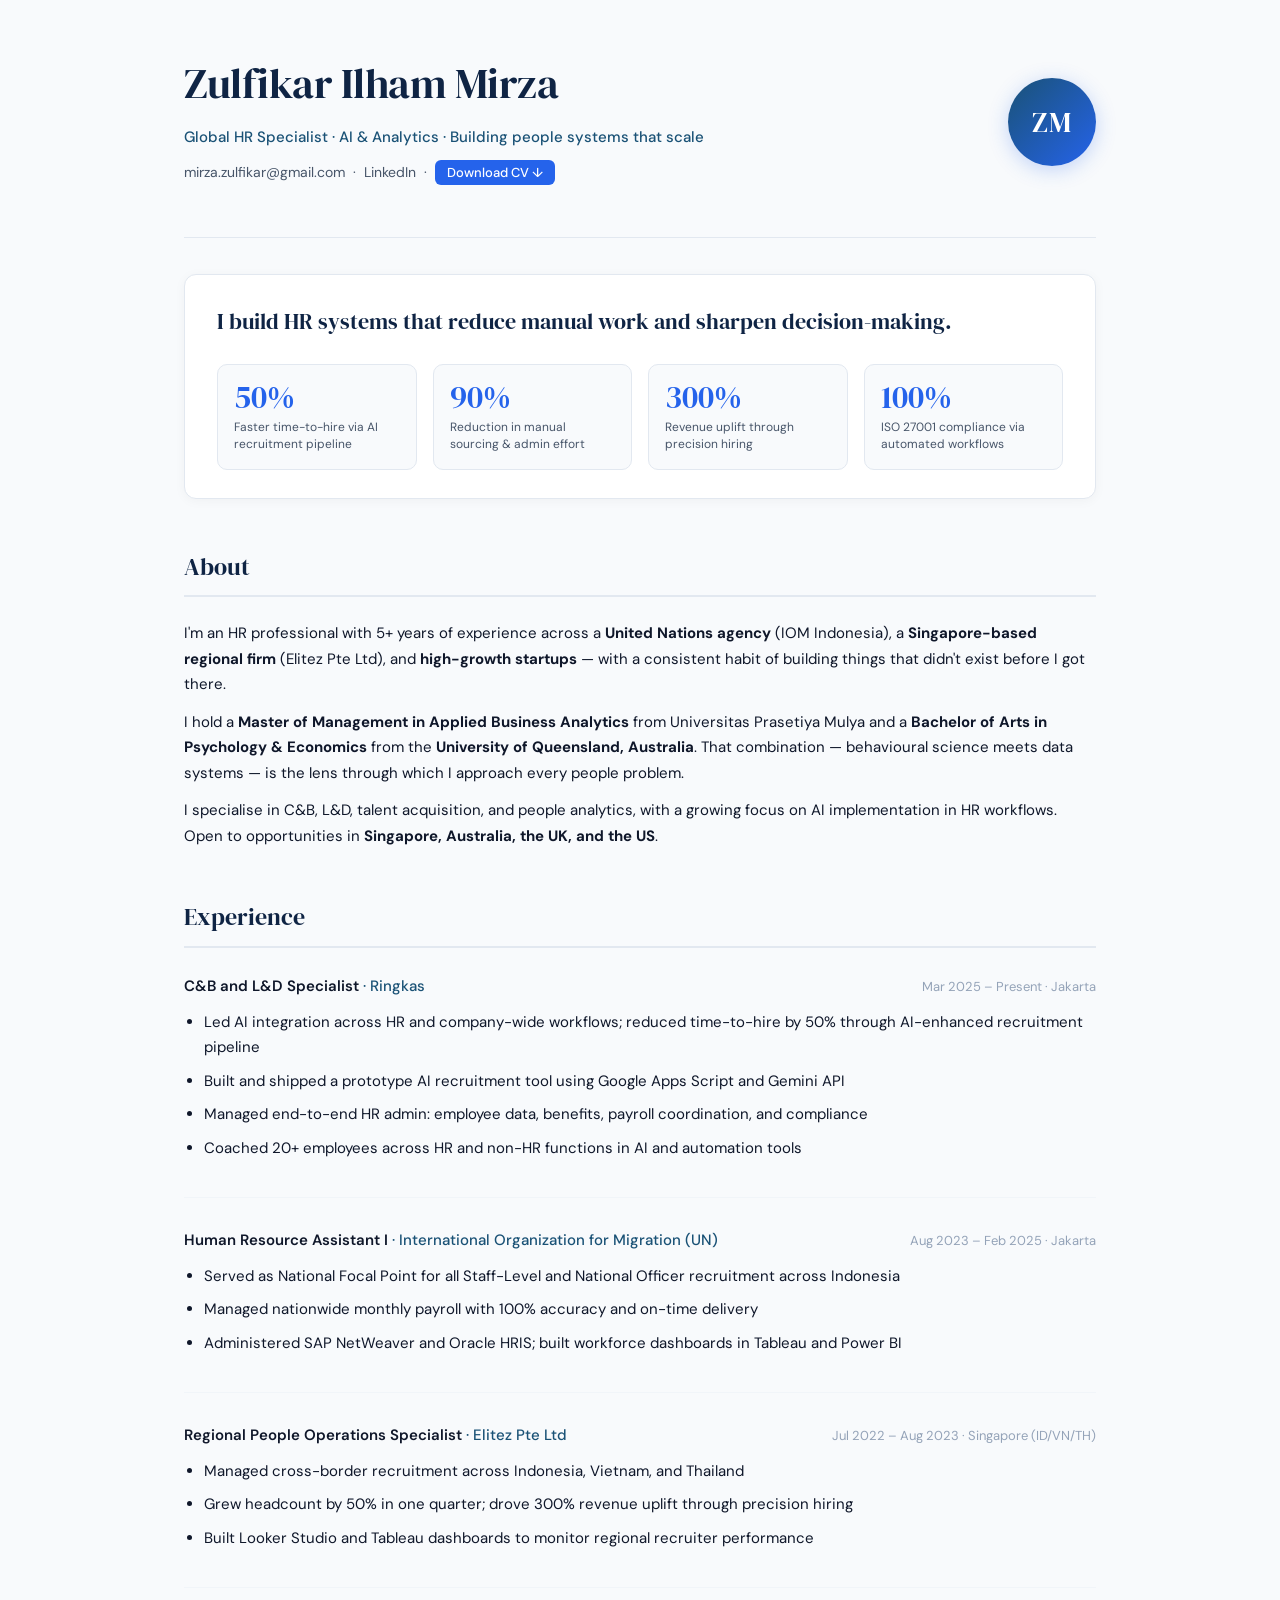
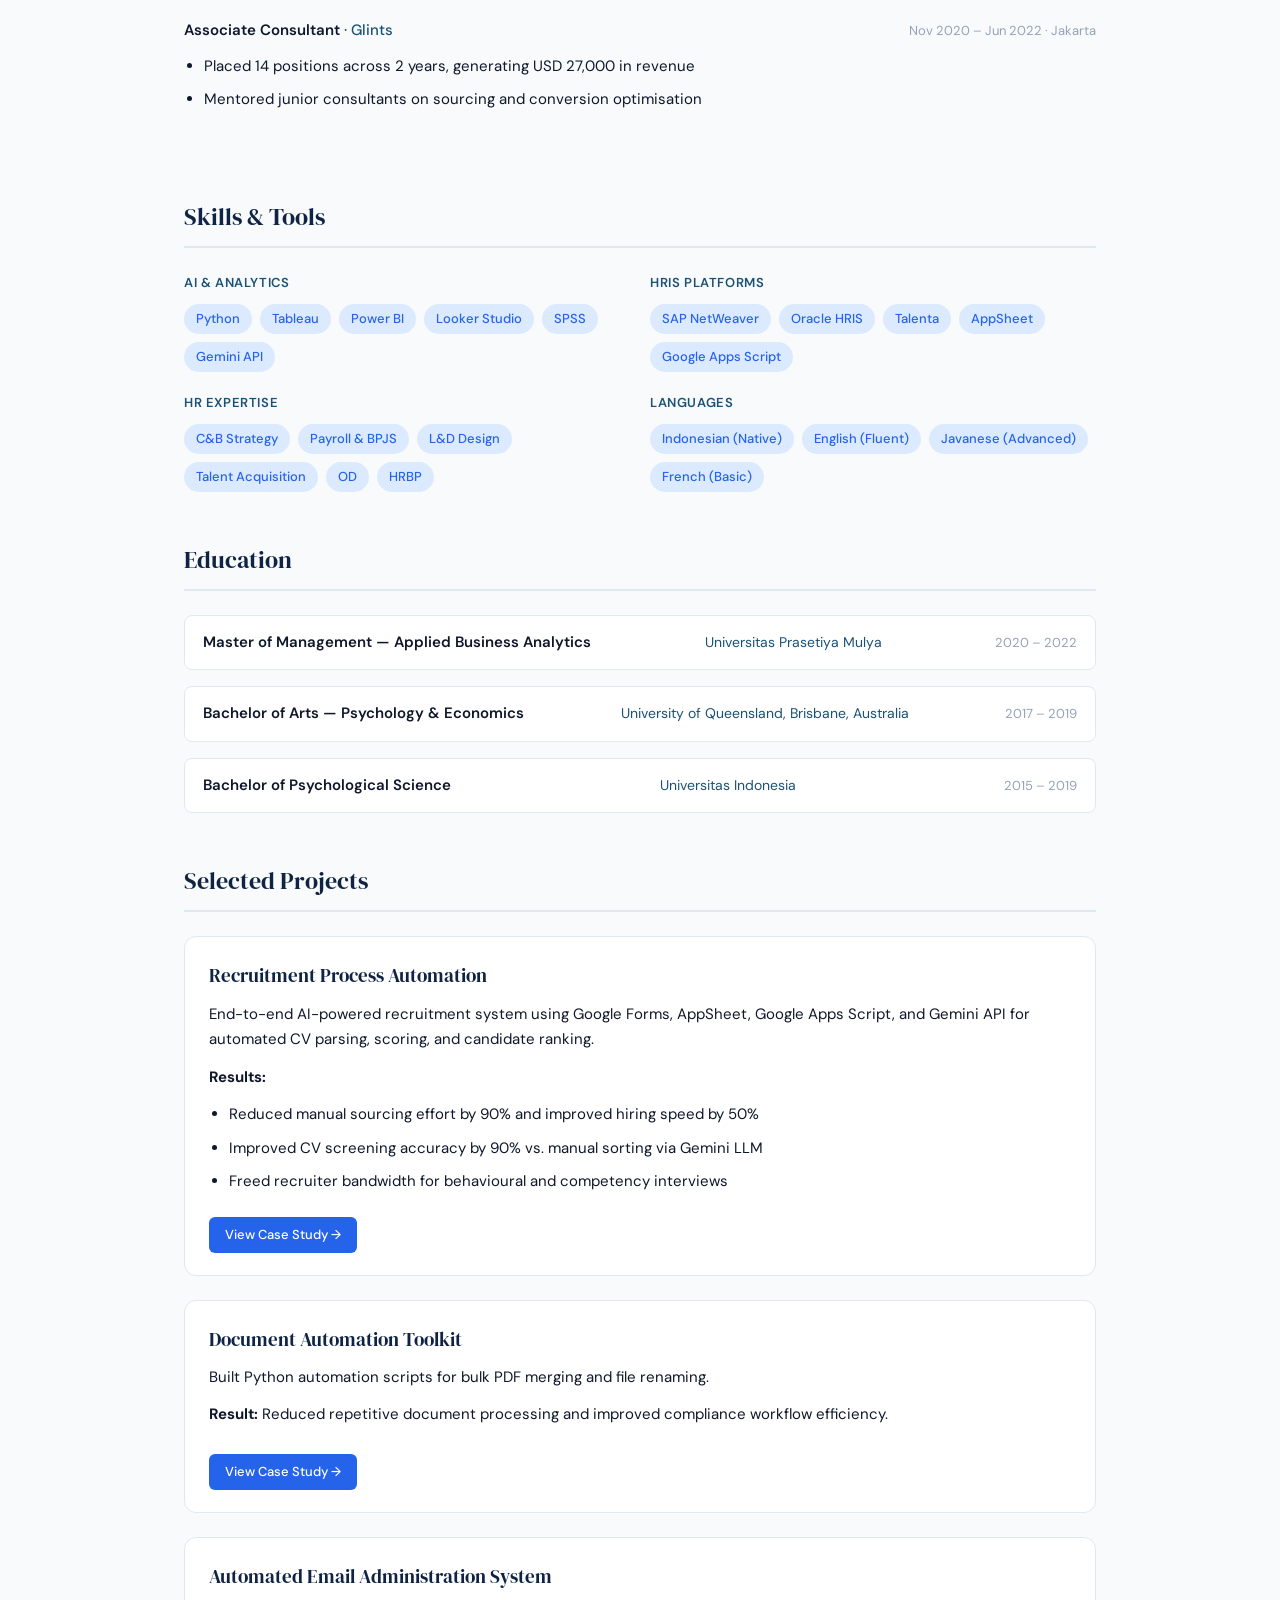
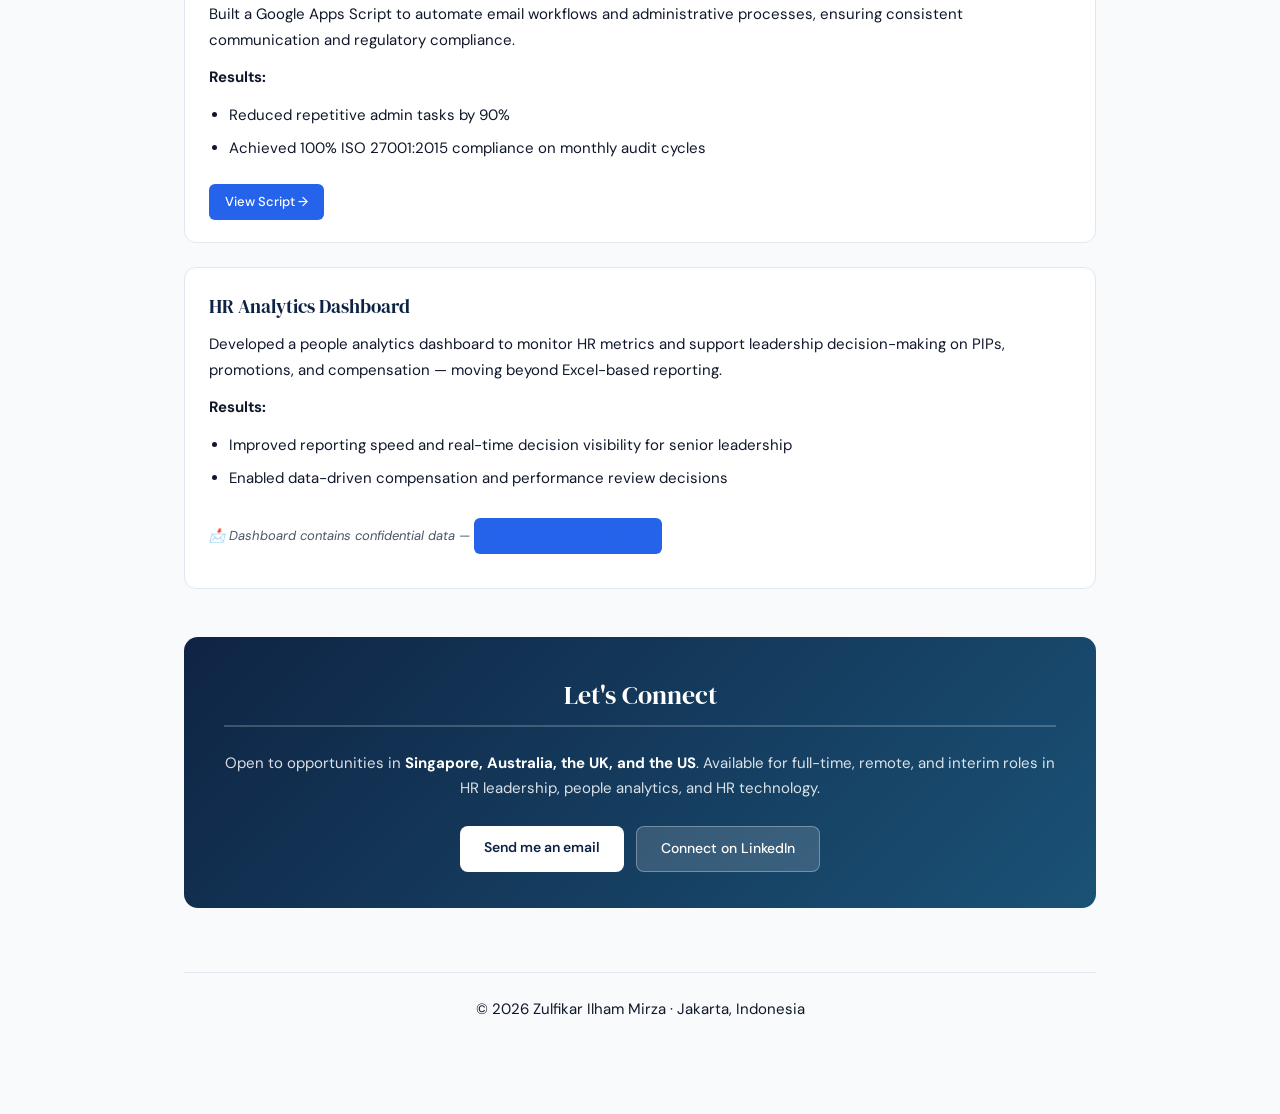
<file: index.html>
<!DOCTYPE html>
<html lang="en">
<head>
    <meta charset="UTF-8">
    <meta name="viewport" content="width=device-width, initial-scale=1.0">
    <title>Zulfikar Ilham Mirza — HR Systems & People Analytics</title>
    <link rel="stylesheet" href="style.css">
    <link rel="preconnect" href="https://fonts.googleapis.com">
    <link href="https://fonts.googleapis.com/css2?family=DM+Serif+Display&family=DM+Sans:wght@300;400;500;600&display=swap" rel="stylesheet">
</head>
<body>

    <header>
        <div class="header-inner">
            <div class="header-text">
                <h1>Zulfikar Ilham Mirza</h1>
                <p class="tagline">Global HR Specialist · AI & Analytics · Building people systems that scale</p>
                <p class="contact-line">
                    <a href="mailto:mirza.zulfikar@gmail.com">mirza.zulfikar@gmail.com</a> &nbsp;·&nbsp;
                    <a href="https://www.linkedin.com/in/zulfikar-mirza-24b294162/" target="_blank">LinkedIn</a> &nbsp;·&nbsp;
                    <a href="Zulfikar_Ilham_Mirza_CV_2026.pdff" class="cv-btn" download>Download CV ↓</a>
                </p>
            </div>
            <div class="header-photo">
                <div class="photo-placeholder">ZM</div>
            </div>
        </div>
    </header>

    <hr>

    <section class="highlight">
        <h2>I build HR systems that reduce manual work and sharpen decision-making.</h2>
        <div class="impact-grid">
            <div class="impact-card">
                <span class="impact-num">50%</span>
                <span class="impact-label">Faster time-to-hire via AI recruitment pipeline</span>
            </div>
            <div class="impact-card">
                <span class="impact-num">90%</span>
                <span class="impact-label">Reduction in manual sourcing & admin effort</span>
            </div>
            <div class="impact-card">
                <span class="impact-num">300%</span>
                <span class="impact-label">Revenue uplift through precision hiring</span>
            </div>
            <div class="impact-card">
                <span class="impact-num">100%</span>
                <span class="impact-label">ISO 27001 compliance via automated workflows</span>
            </div>
        </div>
    </section>

    <main>

        <section>
            <h2>About</h2>
            <p>
                I'm an HR professional with 5+ years of experience across a <strong>United Nations agency</strong> (IOM Indonesia), a <strong>Singapore-based regional firm</strong> (Elitez Pte Ltd), and <strong>high-growth startups</strong> — with a consistent habit of building things that didn't exist before I got there.
            </p>
            <p>
                I hold a <strong>Master of Management in Applied Business Analytics</strong> from Universitas Prasetiya Mulya and a <strong>Bachelor of Arts in Psychology & Economics</strong> from the <strong>University of Queensland, Australia</strong>. That combination — behavioural science meets data systems — is the lens through which I approach every people problem.
            </p>
            <p>
                I specialise in C&B, L&D, talent acquisition, and people analytics, with a growing focus on AI implementation in HR workflows. Open to opportunities in <strong>Singapore, Australia, the UK, and the US</strong>.
            </p>
        </section>

        <section>
            <h2>Experience</h2>

            <div class="exp-item">
                <div class="exp-header">
                    <div>
                        <span class="exp-title">C&B and L&D Specialist</span>
                        <span class="exp-company">· Ringkas</span>
                    </div>
                    <span class="exp-date">Mar 2025 – Present · Jakarta</span>
                </div>
                <ul>
                    <li>Led AI integration across HR and company-wide workflows; reduced time-to-hire by 50% through AI-enhanced recruitment pipeline</li>
                    <li>Built and shipped a prototype AI recruitment tool using Google Apps Script and Gemini API</li>
                    <li>Managed end-to-end HR admin: employee data, benefits, payroll coordination, and compliance</li>
                    <li>Coached 20+ employees across HR and non-HR functions in AI and automation tools</li>
                </ul>
            </div>

            <div class="exp-item">
                <div class="exp-header">
                    <div>
                        <span class="exp-title">Human Resource Assistant I</span>
                        <span class="exp-company">· International Organization for Migration (UN)</span>
                    </div>
                    <span class="exp-date">Aug 2023 – Feb 2025 · Jakarta</span>
                </div>
                <ul>
                    <li>Served as National Focal Point for all Staff-Level and National Officer recruitment across Indonesia</li>
                    <li>Managed nationwide monthly payroll with 100% accuracy and on-time delivery</li>
                    <li>Administered SAP NetWeaver and Oracle HRIS; built workforce dashboards in Tableau and Power BI</li>
                </ul>
            </div>

            <div class="exp-item">
                <div class="exp-header">
                    <div>
                        <span class="exp-title">Regional People Operations Specialist</span>
                        <span class="exp-company">· Elitez Pte Ltd</span>
                    </div>
                    <span class="exp-date">Jul 2022 – Aug 2023 · Singapore (ID/VN/TH)</span>
                </div>
                <ul>
                    <li>Managed cross-border recruitment across Indonesia, Vietnam, and Thailand</li>
                    <li>Grew headcount by 50% in one quarter; drove 300% revenue uplift through precision hiring</li>
                    <li>Built Looker Studio and Tableau dashboards to monitor regional recruiter performance</li>
                </ul>
            </div>

            <div class="exp-item">
                <div class="exp-header">
                    <div>
                        <span class="exp-title">Associate Consultant</span>
                        <span class="exp-company">· Glints</span>
                    </div>
                    <span class="exp-date">Nov 2020 – Jun 2022 · Jakarta</span>
                </div>
                <ul>
                    <li>Placed 14 positions across 2 years, generating USD 27,000 in revenue</li>
                    <li>Mentored junior consultants on sourcing and conversion optimisation</li>
                </ul>
            </div>
        </section>

        <section>
            <h2>Skills & Tools</h2>
            <div class="skills-grid">
                <div class="skill-group">
                    <h4>AI & Analytics</h4>
                    <div class="tags">
                        <span>Python</span><span>Tableau</span><span>Power BI</span>
                        <span>Looker Studio</span><span>SPSS</span><span>Gemini API</span>
                    </div>
                </div>
                <div class="skill-group">
                    <h4>HRIS Platforms</h4>
                    <div class="tags">
                        <span>SAP NetWeaver</span><span>Oracle HRIS</span>
                        <span>Talenta</span><span>AppSheet</span><span>Google Apps Script</span>
                    </div>
                </div>
                <div class="skill-group">
                    <h4>HR Expertise</h4>
                    <div class="tags">
                        <span>C&B Strategy</span><span>Payroll & BPJS</span><span>L&D Design</span>
                        <span>Talent Acquisition</span><span>OD</span><span>HRBP</span>
                    </div>
                </div>
                <div class="skill-group">
                    <h4>Languages</h4>
                    <div class="tags">
                        <span>Indonesian (Native)</span><span>English (Fluent)</span>
                        <span>Javanese (Advanced)</span><span>French (Basic)</span>
                    </div>
                </div>
            </div>
        </section>

        <section>
            <h2>Education</h2>
            <div class="edu-grid">
                <div class="edu-item">
                    <div class="edu-degree">Master of Management — Applied Business Analytics</div>
                    <div class="edu-school">Universitas Prasetiya Mulya</div>
                    <div class="edu-year">2020 – 2022</div>
                </div>
                <div class="edu-item">
                    <div class="edu-degree">Bachelor of Arts — Psychology & Economics</div>
                    <div class="edu-school">University of Queensland, Brisbane, Australia</div>
                    <div class="edu-year">2017 – 2019</div>
                </div>
                <div class="edu-item">
                    <div class="edu-degree">Bachelor of Psychological Science</div>
                    <div class="edu-school">Universitas Indonesia</div>
                    <div class="edu-year">2015 – 2019</div>
                </div>
            </div>
        </section>

        <section>
            <h2>Selected Projects</h2>

            <div class="project">
                <h3>Recruitment Process Automation</h3>
                <p>End-to-end AI-powered recruitment system using Google Forms, AppSheet, Google Apps Script, and Gemini API for automated CV parsing, scoring, and candidate ranking.</p>
                <p><strong>Results:</strong></p>
                <ul>
                    <li>Reduced manual sourcing effort by 90% and improved hiring speed by 50%</li>
                    <li>Improved CV screening accuracy by 90% vs. manual sorting via Gemini LLM</li>
                    <li>Freed recruiter bandwidth for behavioural and competency interviews</li>
                </ul>
                <a href="recruitment-automation.html">View Case Study →</a>
                
            </div>
            <div class="project">
                    <h3>Document Automation Toolkit</h3>
                    <p>Built Python automation scripts for bulk PDF merging and file renaming.</p>
                    <p><strong>Result:</strong> Reduced repetitive document processing and improved compliance workflow efficiency.</p>
            <a href="document_automation.html">View Case Study →</a>
            </div>

            <div class="project">
                <h3>Automated Email Administration System</h3>
                <p>Built a Google Apps Script to automate email workflows and administrative processes, ensuring consistent communication and regulatory compliance.</p>
                <p><strong>Results:</strong></p>
                <ul>
                    <li>Reduced repetitive admin tasks by 90%</li>
                    <li>Achieved 100% ISO 27001:2015 compliance on monthly audit cycles</li>
                </ul>
                <a href="https://script.google.com/d/1eYYJ3x8ikgfShOvGdtMZieb6TDx9QV2U18134g3CaYE_70Ubov03DNgL/edit?usp=drive_link" target="_blank">View Script →</a>
            </div>

            <div class="project">
                <h3>HR Analytics Dashboard</h3>
                <p>Developed a people analytics dashboard to monitor HR metrics and support leadership decision-making on PIPs, promotions, and compensation — moving beyond Excel-based reporting.</p>
                <p><strong>Results:</strong></p>
                <ul>
                    <li>Improved reporting speed and real-time decision visibility for senior leadership</li>
                    <li>Enabled data-driven compensation and performance review decisions</li>
                </ul>
                <p class="confidential">📩 Dashboard contains confidential data — <a href="mailto:mirza.zulfikar@gmail.com">request access via email</a></p>
            </div>

        </section>

        <section class="cta-section">
            <h2>Let's Connect</h2>
            <p>Open to opportunities in <strong>Singapore, Australia, the UK, and the US</strong>. Available for full-time, remote, and interim roles in HR leadership, people analytics, and HR technology.</p>
            <div class="cta-buttons">
                <a href="mailto:mirza.zulfikar@gmail.com" class="btn-primary">Send me an email</a>
                <a href="https://www.linkedin.com/in/zulfikar-mirza-24b294162/" target="_blank" class="btn-secondary">Connect on LinkedIn</a>
            </div>
        </section>

    </main>

    <footer>
        <p>© 2026 Zulfikar Ilham Mirza · Jakarta, Indonesia</p>
    </footer>

</body>
</html>
</file>
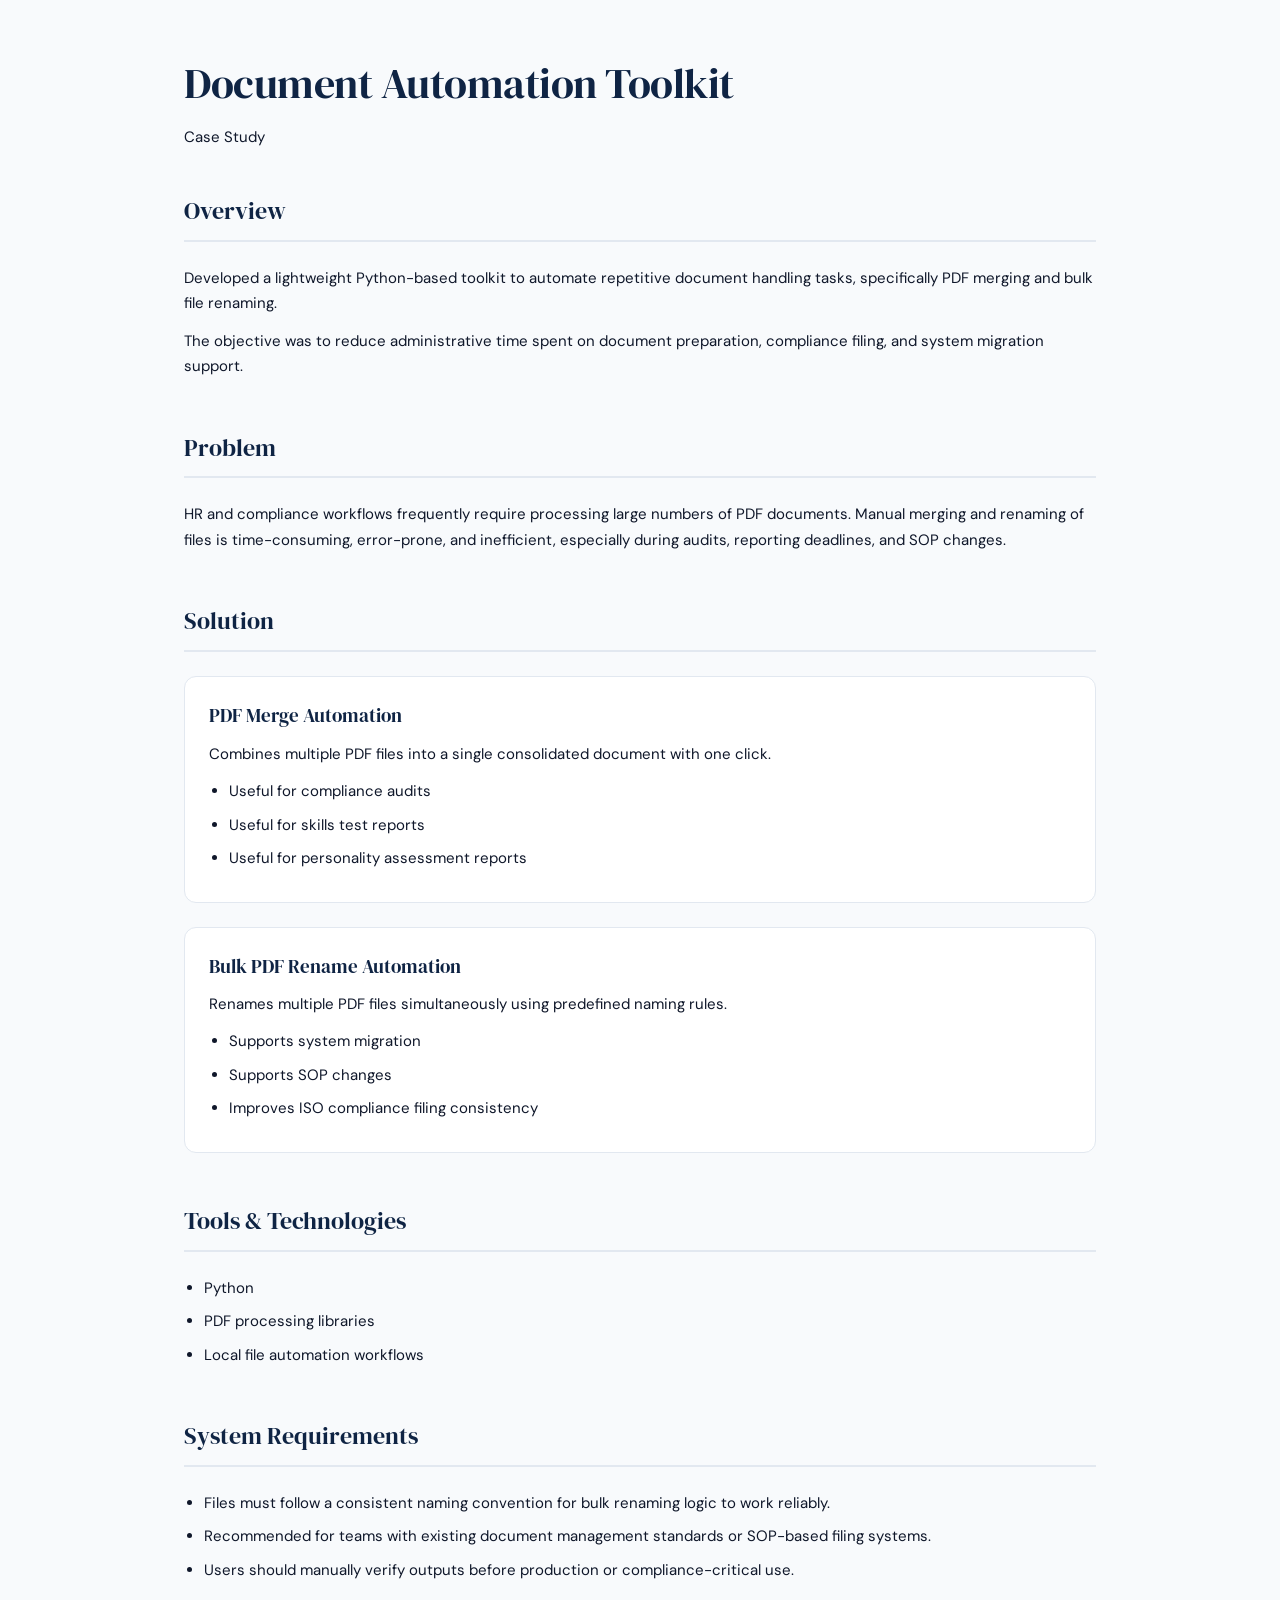
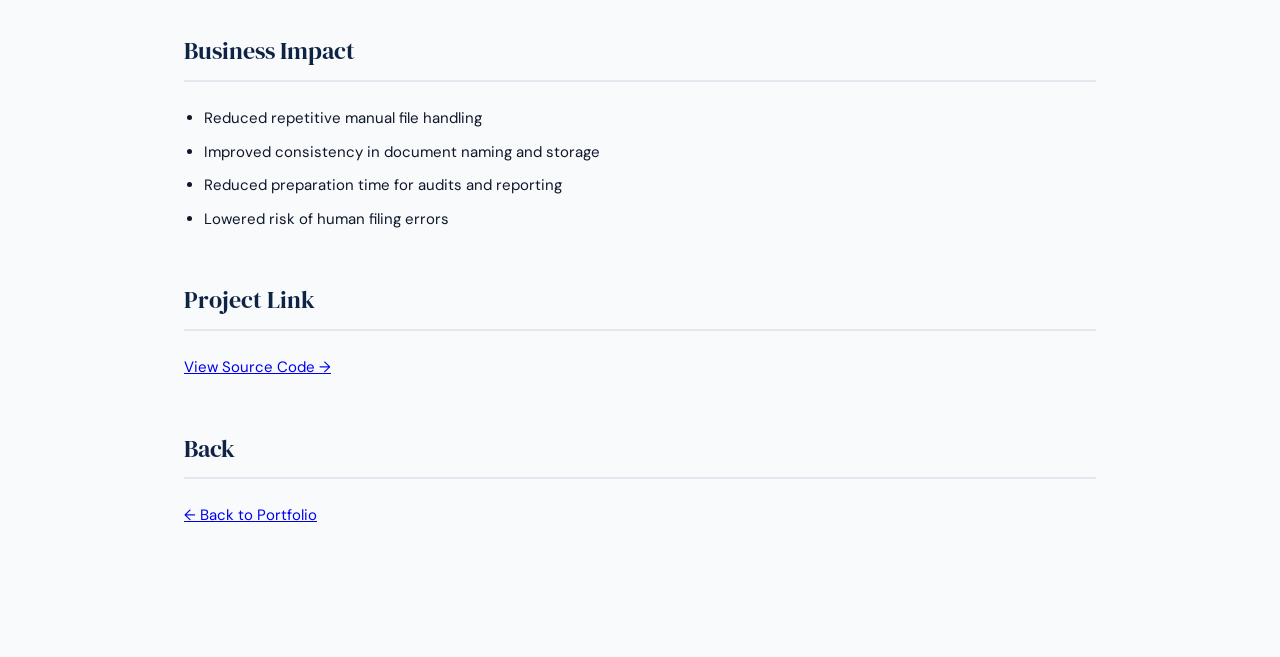
<file: document_automation.html>
<!DOCTYPE html>
<html>
<head>
    <title>Document Automation Toolkit | Zulfikar Mirza</title>
    <link rel="stylesheet" href="style.css">
</head>

<body>

<header>
    <h1>Document Automation Toolkit</h1>
    <p>Case Study</p>
</header>

<main>

<section>
    <h2>Overview</h2>
    <p>
        Developed a lightweight Python-based toolkit to automate repetitive document handling tasks,
        specifically PDF merging and bulk file renaming.
    </p>

    <p>
        The objective was to reduce administrative time spent on document preparation,
        compliance filing, and system migration support.
    </p>
</section>

<section>
    <h2>Problem</h2>
    <p>
        HR and compliance workflows frequently require processing large numbers of PDF documents.
        Manual merging and renaming of files is time-consuming, error-prone, and inefficient,
        especially during audits, reporting deadlines, and SOP changes.
    </p>
</section>

<section>
    <h2>Solution</h2>

    <div class="project">
        <h3>PDF Merge Automation</h3>
        <p>
            Combines multiple PDF files into a single consolidated document with one click.
        </p>
        <ul>
            <li>Useful for compliance audits</li>
            <li>Useful for skills test reports</li>
            <li>Useful for personality assessment reports</li>
        </ul>
    </div>

    <div class="project">
        <h3>Bulk PDF Rename Automation</h3>
        <p>
            Renames multiple PDF files simultaneously using predefined naming rules.
        </p>
        <ul>
            <li>Supports system migration</li>
            <li>Supports SOP changes</li>
            <li>Improves ISO compliance filing consistency</li>
        </ul>
    </div>

</section>

<section>
    <h2>Tools & Technologies</h2>
    <ul>
        <li>Python</li>
        <li>PDF processing libraries</li>
        <li>Local file automation workflows</li>
    </ul>
</section>
    
<section>
    <h2>System Requirements</h2>
    <ul>
        <li>
            Files must follow a consistent naming convention for bulk renaming logic to work reliably.
        </li>
        <li>
            Recommended for teams with existing document management standards or SOP-based filing systems.
        </li>
        <li>
            Users should manually verify outputs before production or compliance-critical use.
        </li>
    </ul>
</section>
    
<section>
    <h2>Business Impact</h2>
    <ul>
        <li>Reduced repetitive manual file handling</li>
        <li>Improved consistency in document naming and storage</li>
        <li>Reduced preparation time for audits and reporting</li>
        <li>Lowered risk of human filing errors</li>
    </ul>
</section>

<section>
    <h2>Project Link</h2>
    <p>
        <a href="https://github.com/mirzazulfikar/document_automation_toolkit" target="_blank">View Source Code →</a>
    </p>
</section>

<section>
    <h2>Back</h2>
    <p><a href="index.html">← Back to Portfolio</a></p>
</section>

</main>

</body>
</html>
</file>
<file: style.css>
@import url('https://fonts.googleapis.com/css2?family=DM+Serif+Display&family=DM+Sans:ital,wght@0,300;0,400;0,500;0,600;1,300&display=swap');

:root {
    --navy: #0f2444;
    --blue: #1a5276;
    --accent: #2563eb;
    --accent-light: #dbeafe;
    --gray-50: #f8fafc;
    --gray-100: #f1f5f9;
    --gray-200: #e2e8f0;
    --gray-400: #94a3b8;
    --gray-600: #475569;
    --gray-900: #0f172a;
    --white: #ffffff;
}

*, *::before, *::after { box-sizing: border-box; margin: 0; padding: 0; }

body {
    font-family: 'DM Sans', sans-serif;
    background-color: var(--gray-50);
    color: var(--gray-900);
    line-height: 1.7;
    max-width: 960px;
    margin: 0 auto;
    padding: 48px 24px 80px;
}

/* ── HEADER ───────────────────────────────── */
header {
    margin-bottom: 40px;
}

.header-inner {
    display: flex;
    justify-content: space-between;
    align-items: center;
    gap: 32px;
}

.header-text { flex: 1; }

h1 {
    font-family: 'DM Serif Display', serif;
    font-size: 42px;
    font-weight: 400;
    color: var(--navy);
    letter-spacing: -0.5px;
    margin-bottom: 6px;
}

.tagline {
    font-size: 15px;
    color: var(--blue);
    font-weight: 500;
    margin-bottom: 10px;
}

.contact-line {
    font-size: 14px;
    color: var(--gray-600);
}

.contact-line a { color: var(--gray-600); text-decoration: none; }
.contact-line a:hover { color: var(--accent); }

.cv-btn {
    background: var(--accent) !important;
    color: var(--white) !important;
    padding: 4px 12px;
    border-radius: 6px;
    font-size: 13px;
    font-weight: 500;
    transition: background 0.2s;
}

.cv-btn:hover { background: var(--navy) !important; }

.header-photo { flex-shrink: 0; }

.photo-placeholder {
    width: 88px;
    height: 88px;
    border-radius: 50%;
    background: linear-gradient(135deg, var(--blue), var(--accent));
    display: flex;
    align-items: center;
    justify-content: center;
    color: white;
    font-family: 'DM Serif Display', serif;
    font-size: 28px;
    letter-spacing: 1px;
    box-shadow: 0 4px 20px rgba(37, 99, 235, 0.25);
}

hr {
    border: none;
    border-top: 1px solid var(--gray-200);
    margin-bottom: 36px;
}

/* ── HIGHLIGHT / HERO ─────────────────────── */
.highlight {
    background: var(--white);
    border: 1px solid var(--gray-200);
    border-radius: 12px;
    padding: 28px 32px;
    margin-bottom: 48px;
    box-shadow: 0 2px 12px rgba(0,0,0,0.04);
}

.highlight h2 {
    font-family: 'DM Serif Display', serif;
    font-size: 22px;
    font-weight: 400;
    color: var(--navy);
    border: none;
    margin: 0 0 24px 0;
    padding: 0;
}

.impact-grid {
    display: grid;
    grid-template-columns: repeat(4, 1fr);
    gap: 16px;
}

.impact-card {
    background: var(--gray-50);
    border: 1px solid var(--gray-200);
    border-radius: 10px;
    padding: 16px;
    display: flex;
    flex-direction: column;
    gap: 6px;
}

.impact-num {
    font-family: 'DM Serif Display', serif;
    font-size: 32px;
    color: var(--accent);
    line-height: 1;
}

.impact-label {
    font-size: 12px;
    color: var(--gray-600);
    line-height: 1.4;
}

/* ── SECTIONS ─────────────────────────────── */
main section { margin-bottom: 48px; }

h2 {
    font-family: 'DM Serif Display', serif;
    font-size: 24px;
    font-weight: 400;
    color: var(--navy);
    border-bottom: 2px solid var(--gray-200);
    padding-bottom: 8px;
    margin-bottom: 24px;
}

p { margin-bottom: 12px; color: var(--gray-900); font-size: 15px; }

ul { padding-left: 20px; }
li { margin-bottom: 8px; font-size: 15px; color: var(--gray-900); }

/* ── EXPERIENCE ───────────────────────────── */
.exp-item {
    margin-bottom: 28px;
    padding-bottom: 28px;
    border-bottom: 1px solid var(--gray-100);
}
.exp-item:last-child { border-bottom: none; }

.exp-header {
    display: flex;
    justify-content: space-between;
    align-items: baseline;
    flex-wrap: wrap;
    gap: 6px;
    margin-bottom: 10px;
}

.exp-title {
    font-weight: 600;
    font-size: 15px;
    color: var(--gray-900);
}

.exp-company {
    font-size: 15px;
    color: var(--blue);
    font-weight: 500;
}

.exp-date {
    font-size: 13px;
    color: var(--gray-400);
    white-space: nowrap;
}

/* ── SKILLS ───────────────────────────────── */
.skills-grid {
    display: grid;
    grid-template-columns: repeat(2, 1fr);
    gap: 20px;
}

.skill-group h4 {
    font-size: 13px;
    font-weight: 600;
    text-transform: uppercase;
    letter-spacing: 0.6px;
    color: var(--blue);
    margin-bottom: 10px;
}

.tags { display: flex; flex-wrap: wrap; gap: 8px; }

.tags span {
    background: var(--accent-light);
    color: var(--accent);
    font-size: 13px;
    font-weight: 500;
    padding: 4px 12px;
    border-radius: 20px;
}

/* ── EDUCATION ────────────────────────────── */
.edu-grid { display: flex; flex-direction: column; gap: 16px; }

.edu-item {
    display: flex;
    justify-content: space-between;
    align-items: baseline;
    flex-wrap: wrap;
    gap: 4px;
    padding: 14px 18px;
    background: var(--white);
    border: 1px solid var(--gray-200);
    border-radius: 8px;
}

.edu-degree { font-weight: 600; font-size: 15px; color: var(--gray-900); }
.edu-school { font-size: 14px; color: var(--blue); }
.edu-year { font-size: 13px; color: var(--gray-400); white-space: nowrap; }

/* ── PROJECTS ─────────────────────────────── */
.project {
    margin-bottom: 24px;
    padding: 22px 24px;
    border-radius: 12px;
    background: var(--white);
    border: 1px solid var(--gray-200);
    transition: transform 0.15s ease, box-shadow 0.15s ease;
}

.project:hover {
    transform: translateY(-3px);
    box-shadow: 0 10px 28px rgba(0,0,0,0.07);
}

.project h3 {
    font-family: 'DM Serif Display', serif;
    font-size: 19px;
    font-weight: 400;
    color: var(--navy);
    margin-bottom: 10px;
}

.project a {
    display: inline-block;
    margin-top: 14px;
    padding: 7px 16px;
    background: var(--accent);
    color: white;
    border-radius: 6px;
    font-size: 13px;
    font-weight: 500;
    text-decoration: none;
    transition: background 0.2s;
}

.project a:hover { background: var(--navy); text-decoration: none; }

.confidential {
    font-size: 13px;
    color: var(--gray-600);
    margin-top: 12px;
    font-style: italic;
}

.confidential a { color: var(--accent); }

/* ── CTA ──────────────────────────────────── */
.cta-section {
    background: linear-gradient(135deg, var(--navy) 0%, var(--blue) 100%);
    border-radius: 14px;
    padding: 36px 40px;
    text-align: center;
}

.cta-section h2 {
    color: var(--white);
    border-color: rgba(255,255,255,0.2);
    font-size: 26px;
}

.cta-section p {
    color: rgba(255,255,255,0.85);
    font-size: 15px;
    margin-bottom: 24px;
}

.cta-section strong { color: white; }

.cta-buttons { display: flex; gap: 12px; justify-content: center; flex-wrap: wrap; }

.btn-primary {
    background: white;
    color: var(--navy);
    padding: 10px 24px;
    border-radius: 8px;
    font-size: 14px;
    font-weight: 600;
    text-decoration: none;
    transition: opacity 0.2s;
}

.btn-primary:hover { opacity: 0.9; text-decoration: none; }

.btn-secondary {
    background: rgba(255,255,255,0.15);
    color: white;
    padding: 10px 24px;
    border-radius: 8px;
    font-size: 14px;
    font-weight: 500;
    text-decoration: none;
    border: 1px solid rgba(255,255,255,0.3);
    transition: background 0.2s;
}

.btn-secondary:hover { background: rgba(255,255,255,0.25); text-decoration: none; }

/* ── FOOTER ───────────────────────────────── */
footer {
    text-align: center;
    margin-top: 64px;
    padding-top: 24px;
    border-top: 1px solid var(--gray-200);
    font-size: 13px;
    color: var(--gray-400);
}

/* ── RESPONSIVE ───────────────────────────── */
@media (max-width: 640px) {
    h1 { font-size: 30px; }
    .impact-grid { grid-template-columns: repeat(2, 1fr); }
    .skills-grid { grid-template-columns: 1fr; }
    .header-inner { flex-direction: column-reverse; align-items: flex-start; }
    .photo-placeholder { width: 64px; height: 64px; font-size: 20px; }
    .cta-section { padding: 28px 24px; }
    .exp-header { flex-direction: column; }
}
</file>
